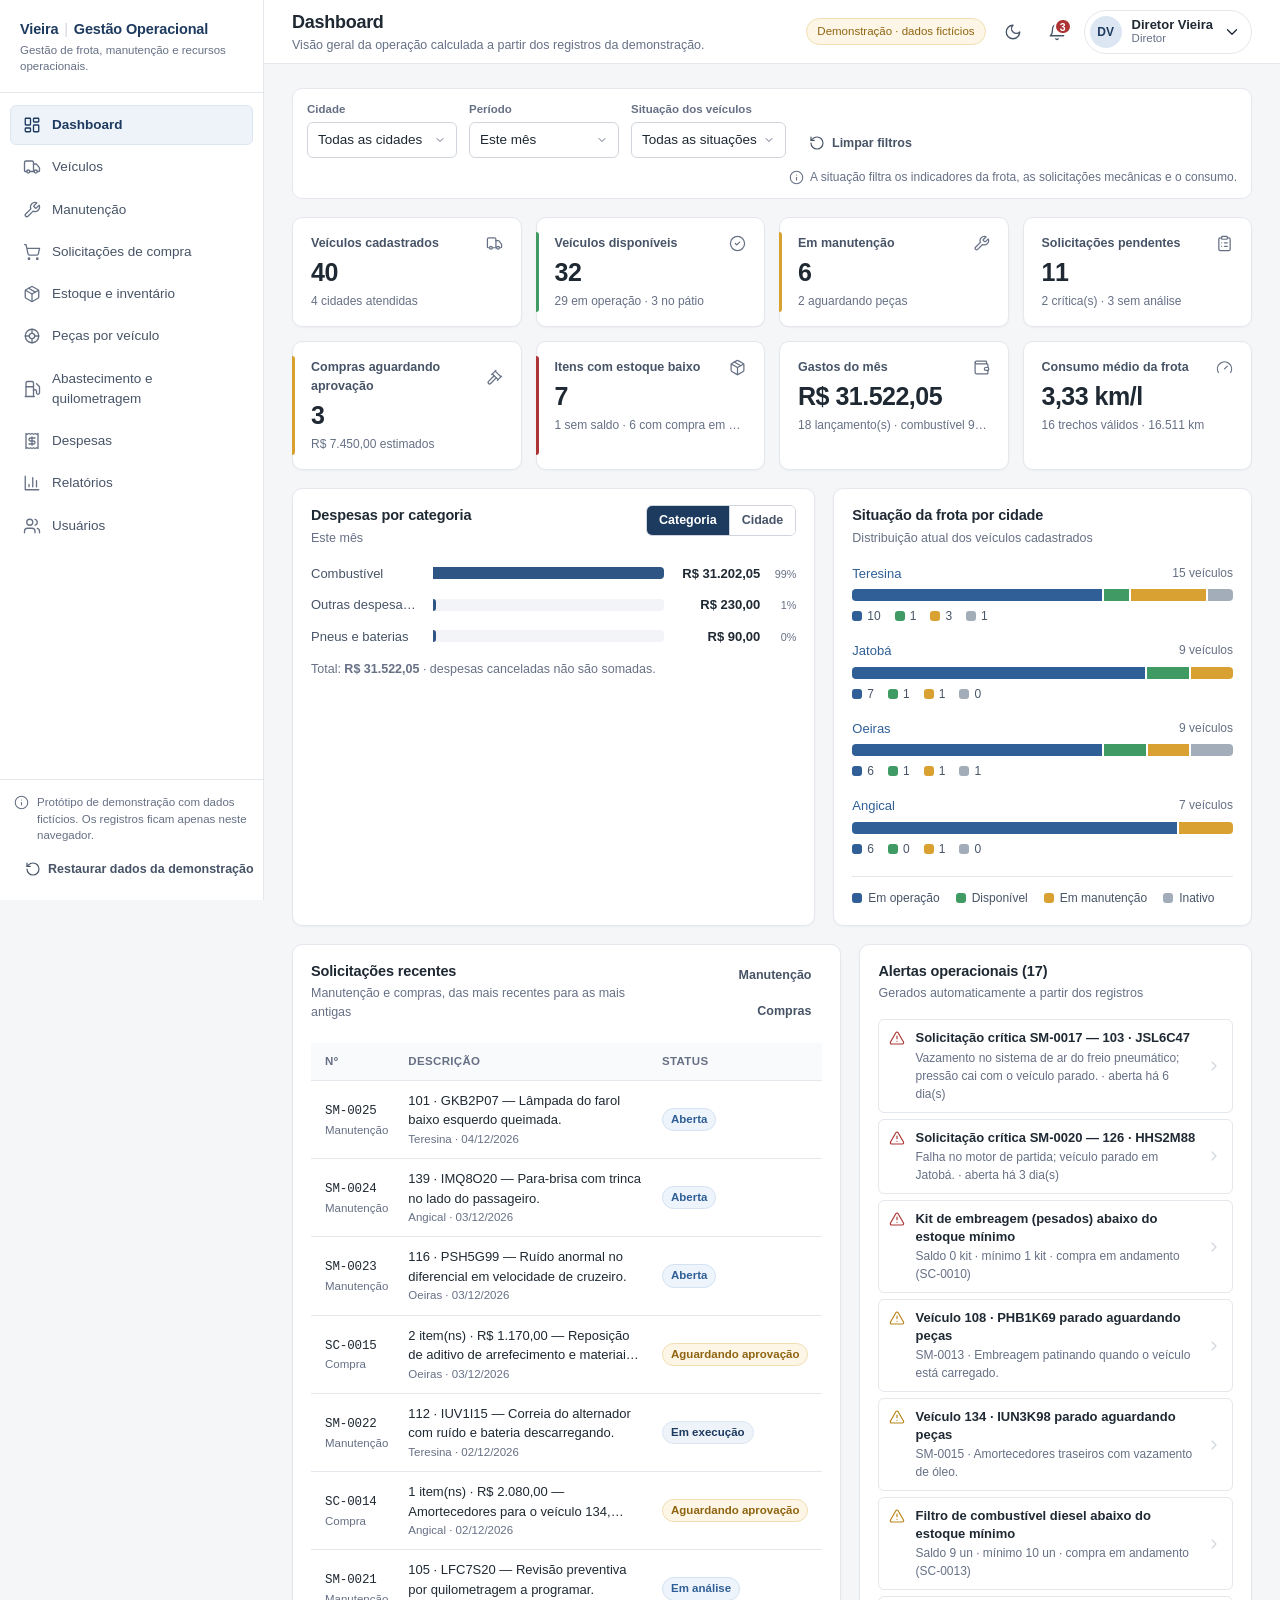
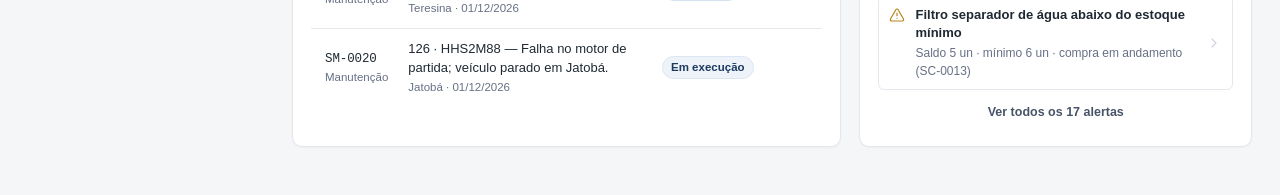
<file: index.html>
<!doctype html>
<html lang="pt-BR">
  <head>
    <meta charset="utf-8" />
    <meta name="viewport" content="width=device-width, initial-scale=1" />
    <title>Vieira | Gestão Operacional</title>
    <meta
      name="description"
      content="Protótipo de demonstração do Sistema de Gestão Operacional de Frota — Vieira Serviços e Transportes. Dados fictícios."
    />
    <meta name="robots" content="noindex, nofollow" />
    <link rel="icon" href="assets/favicon.svg" type="image/svg+xml" />
    <meta name="color-scheme" content="light dark" />
    <meta name="theme-color" content="#ffffff" />
    <script src="js/tema-inicial.js"></script>
    <link rel="stylesheet" href="css/styles.css" />
  </head>
  <body>
    <div id="app">
      <div class="boot" id="boot">
        <h1>Vieira | Gestão Operacional</h1>
        <p>Carregando a demonstração…</p>
        <noscript
          ><p>
            Esta demonstração precisa do JavaScript habilitado no navegador.
          </p></noscript
        >
      </div>
    </div>
    <div id="modal-root"></div>
    <div id="toast-root" aria-live="polite"></div>

    <script src="js/boot.js"></script>
    <script type="module" src="js/app.js"></script>
  </body>
</html>
</file>
<file: css/styles.css>
/* =============================================================================
   Vieira | Gestão Operacional — protótipo de demonstração
   Identidade clean: fundo claro, azul-marinho como cor principal, bordas finas.
   ========================================================================== */

:root {
  --bg: #f5f6f8;
  --surface: #ffffff;
  --surface-2: #f9fafb;
  --surface-3: #f2f4f7;
  --border: #e4e7ec;
  --border-strong: #d0d5dd;

  --text: #1f2933;
  --text-2: #475467;
  --muted: #667085;

  --primary: #1d3a5f;
  --primary-hover: #162e4d;
  --primary-50: #eef3f9;
  --primary-100: #dce6f2;
  --primary-200: #b9cbe2;

  --success: #2e7a55;
  --success-bg: #ecf6f0;
  --success-border: #cbe5d6;
  --warning: #8f6410;
  --warning-bg: #fdf6e6;
  --warning-border: #f0deb1;
  --danger: #ad3434;
  --danger-bg: #fcefef;
  --danger-border: #f1d0d0;
  --info: #2f5f96;
  --info-bg: #eef4fb;
  --info-border: #d4e2f2;
  --neutral: #5d6877;
  --neutral-bg: #f1f3f5;
  --neutral-border: #e1e5ea;

  /* Gráficos: uma cor por série; situações usam cores de status. */
  --chart-1: #2f5584;
  --chart-grid: #eceff3;
  --seg-info: #2f5f96;
  --seg-success: #3f9b63;
  --seg-warning: #d9a032;
  --seg-neutral: #a3acb9;

  /* Fundos sólidos com texto branco (botões, chips e marcadores ativos). */
  --primary-strong: #1d3a5f;
  --primary-strong-hover: #162e4d;
  --on-primary: #ffffff;
  --danger-strong: #ad3434;
  --danger-strong-hover: #952b2b;
  --success-strong: #2e7a55;
  --success-strong-hover: #256646;

  /* Detalhes de superfície que mudam entre os temas. */
  --row-highlight: #fffcf3;
  --notice-info-text: #24496f;
  --notice-warning-text: #6e4c0b;
  --notice-danger-text: #8a2a2a;
  --warning-icon: #b88317;
  --backdrop: rgba(16, 24, 40, 0.42);
  --overlay: rgba(16, 24, 40, 0.35);
  --select-arrow: url("data:image/svg+xml,%3Csvg xmlns='http://www.w3.org/2000/svg' width='12' height='12' viewBox='0 0 24 24' fill='none' stroke='%23667085' stroke-width='2' stroke-linecap='round' stroke-linejoin='round'%3E%3Cpath d='m6 9 6 6 6-6'/%3E%3C/svg%3E");

  --radius: 10px;
  --radius-sm: 6px;
  --shadow-sm: 0 1px 2px rgba(16, 24, 40, 0.04);
  --shadow-md: 0 12px 32px rgba(16, 24, 40, 0.12);
  --focus: 0 0 0 3px rgba(47, 95, 150, 0.25);

  color-scheme: light;

  --font: "Inter", "Segoe UI", Roboto, "Helvetica Neue", Arial, sans-serif;
  --mono: "JetBrains Mono", "Cascadia Mono", Consolas, "Courier New", monospace;
  --sidebar-w: 264px;
  --topbar-h: 64px;
}

*,
*::before,
*::after {
  box-sizing: border-box;
}

html {
  -webkit-text-size-adjust: 100%;
}

body {
  margin: 0;
  background: var(--bg);
  color: var(--text);
  font-family: var(--font);
  font-size: 14px;
  line-height: 1.5;
  -webkit-font-smoothing: antialiased;
}

body.modal-aberto {
  overflow: hidden;
}

h1,
h2,
h3,
h4,
p {
  margin: 0;
}

a {
  color: inherit;
}

button,
input,
select,
textarea {
  font: inherit;
  color: inherit;
}

:focus-visible {
  outline: none;
  box-shadow: var(--focus);
}

.icon {
  width: 18px;
  height: 18px;
  flex-shrink: 0;
}

.sr-only {
  position: absolute;
  width: 1px;
  height: 1px;
  padding: 0;
  margin: -1px;
  overflow: hidden;
  clip: rect(0, 0, 0, 0);
  border: 0;
}

.muted {
  color: var(--muted);
}
.small {
  font-size: 12px;
}
.mono {
  font-family: var(--mono);
  font-size: 12.5px;
  letter-spacing: -0.01em;
}
.center {
  text-align: center;
}
.nowrap {
  white-space: nowrap;
}
.pos {
  color: var(--success);
}
.neg {
  color: var(--danger);
}
.is-hidden {
  display: none !important;
}

/* ---------- Estrutura ---------- */

.sidebar {
  position: fixed;
  inset: 0 auto 0 0;
  width: var(--sidebar-w);
  display: flex;
  flex-direction: column;
  background: var(--surface);
  border-right: 1px solid var(--border);
  z-index: 40;
}

.brand {
  display: flex;
  gap: 12px;
  align-items: flex-start;
  padding: 20px 20px 18px;
  border-bottom: 1px solid var(--border);
}

.brand-mark {
  width: 36px;
  height: 36px;
  border-radius: 8px;
  background: var(--primary-strong);
  color: var(--on-primary);
  display: grid;
  place-items: center;
  font-weight: 700;
  font-size: 17px;
  letter-spacing: -0.02em;
  flex-shrink: 0;
}

.brand-name {
  font-weight: 700;
  font-size: 15px;
  color: var(--primary);
  letter-spacing: -0.01em;
  line-height: 1.3;
}

.brand-name span {
  color: var(--border-strong);
  font-weight: 400;
  margin: 0 2px;
}

.brand-sub {
  margin-top: 3px;
  font-size: 11.5px;
  color: var(--muted);
  line-height: 1.4;
}

.nav {
  flex: 1;
  overflow-y: auto;
  padding: 12px 10px;
  display: flex;
  flex-direction: column;
  gap: 2px;
}

.nav-item {
  display: flex;
  align-items: center;
  gap: 11px;
  padding: 9px 12px;
  border-radius: var(--radius-sm);
  text-decoration: none;
  color: var(--text-2);
  font-weight: 500;
  font-size: 13.5px;
  border: 1px solid transparent;
}

.nav-item:hover {
  background: var(--surface-3);
  color: var(--text);
}

.nav-item.is-active {
  background: var(--primary-50);
  border-color: var(--primary-100);
  color: var(--primary);
  font-weight: 600;
}

.nav-item.is-active .icon {
  color: var(--primary);
}

.nav-item .icon {
  color: var(--muted);
}

.nav-item.is-restricted {
  color: var(--muted);
}

.nav-lock {
  margin-left: auto;
  width: 14px;
  height: 14px;
  opacity: 0.7;
}

.sidebar-footer {
  padding: 14px 14px 16px;
  border-top: 1px solid var(--border);
  display: grid;
  gap: 10px;
}

.demo-note {
  display: flex;
  gap: 8px;
  font-size: 11.5px;
  color: var(--muted);
  line-height: 1.45;
}

.demo-note .icon {
  width: 15px;
  height: 15px;
  margin-top: 1px;
}

.sidebar-overlay {
  display: none;
}

.main {
  margin-left: var(--sidebar-w);
  min-height: 100vh;
  display: flex;
  flex-direction: column;
}

.topbar {
  position: sticky;
  top: 0;
  z-index: 30;
  height: var(--topbar-h);
  display: flex;
  align-items: center;
  gap: 16px;
  padding: 0 28px;
  background: var(--surface);
  border-bottom: 1px solid var(--border);
}

.topbar-title {
  min-width: 0;
  flex: 1;
}

.topbar-title h1 {
  font-size: 18px;
  font-weight: 650;
  letter-spacing: -0.015em;
  white-space: nowrap;
  overflow: hidden;
  text-overflow: ellipsis;
}

.topbar-title p {
  font-size: 12.5px;
  color: var(--muted);
  white-space: nowrap;
  overflow: hidden;
  text-overflow: ellipsis;
}

.topbar-actions {
  display: flex;
  align-items: center;
  gap: 10px;
}

.demo-pill {
  font-size: 11.5px;
  font-weight: 500;
  color: var(--warning);
  background: var(--warning-bg);
  border: 1px solid var(--warning-border);
  padding: 4px 10px;
  border-radius: 999px;
  white-space: nowrap;
}

.topbar .menu-btn {
  display: none;
}

.content {
  flex: 1;
  width: 100%;
  max-width: 1480px;
  padding: 24px 28px 48px;
  display: flex;
  flex-direction: column;
  gap: 18px;
  outline: none;
}

/* ---------- Dropdowns (notificações e perfil) ---------- */

.dropdown {
  position: relative;
}

.dropdown-menu {
  position: absolute;
  top: calc(100% + 8px);
  min-width: 300px;
  background: var(--surface);
  border: 1px solid var(--border);
  border-radius: var(--radius);
  box-shadow: var(--shadow-md);
  z-index: 50;
  overflow: hidden;
}

.dropdown-right {
  right: 0;
}

.dropdown-header {
  display: flex;
  justify-content: space-between;
  align-items: baseline;
  gap: 10px;
  padding: 12px 14px;
  border-bottom: 1px solid var(--border);
  font-size: 13px;
}

.dropdown-header span {
  font-size: 11.5px;
  color: var(--muted);
}

.dropdown-empty {
  padding: 18px 14px;
  color: var(--muted);
  font-size: 13px;
}

.dropdown-foot {
  padding: 10px 14px;
  font-size: 11.5px;
  color: var(--muted);
  background: var(--surface-2);
  border-top: 1px solid var(--border);
  line-height: 1.45;
}

.notif-menu {
  width: 380px;
}

.notif-list,
.profile-list {
  list-style: none;
  margin: 0;
  padding: 6px;
  max-height: 360px;
  overflow-y: auto;
}

.notif-item {
  display: flex;
  gap: 10px;
  padding: 9px 10px;
  border-radius: var(--radius-sm);
  text-decoration: none;
  font-size: 13px;
}

.notif-item:hover {
  background: var(--surface-3);
}

.notif-item strong {
  display: block;
  font-weight: 550;
}

.notif-item small {
  display: block;
  color: var(--muted);
  font-size: 12px;
}

.notif-dot {
  width: 8px;
  height: 8px;
  border-radius: 50%;
  margin-top: 6px;
  flex-shrink: 0;
}

.dot-info {
  background: var(--info);
}
.dot-warning {
  background: var(--seg-warning);
}
.dot-danger {
  background: var(--danger);
}
.dot-success {
  background: var(--success);
}

.bell-btn {
  position: relative;
}

.bell-count {
  position: absolute;
  top: 2px;
  right: 1px;
  min-width: 17px;
  height: 17px;
  padding: 0 4px;
  border-radius: 999px;
  background: var(--danger-strong);
  color: var(--on-primary);
  font-size: 10.5px;
  font-weight: 600;
  display: grid;
  place-items: center;
  border: 2px solid var(--surface);
}

.profile-btn {
  display: flex;
  align-items: center;
  gap: 10px;
  padding: 5px 10px 5px 5px;
  border: 1px solid var(--border);
  border-radius: 999px;
  background: var(--surface);
  cursor: pointer;
  text-align: left;
}

.profile-btn:hover {
  border-color: var(--border-strong);
}

.profile-text strong {
  display: block;
  font-size: 13px;
  font-weight: 600;
  line-height: 1.2;
}

.profile-text small {
  display: block;
  font-size: 11.5px;
  color: var(--muted);
  line-height: 1.2;
}

.profile-menu {
  width: 320px;
}

.profile-option {
  width: 100%;
  display: flex;
  align-items: center;
  gap: 10px;
  padding: 8px 10px;
  border: 0;
  border-radius: var(--radius-sm);
  background: transparent;
  cursor: pointer;
  text-align: left;
}

.profile-option:hover:not(:disabled) {
  background: var(--surface-3);
}

.profile-option.is-active {
  background: var(--primary-50);
}

.profile-option:disabled {
  opacity: 0.5;
  cursor: not-allowed;
}

.profile-option strong {
  display: block;
  font-size: 13px;
  font-weight: 550;
}

.profile-option small {
  display: block;
  font-size: 11.5px;
  color: var(--muted);
}

.profile-option .icon {
  margin-left: auto;
  color: var(--primary);
}

.avatar {
  width: 32px;
  height: 32px;
  border-radius: 50%;
  background: var(--primary-100);
  color: var(--primary);
  display: grid;
  place-items: center;
  font-size: 12px;
  font-weight: 650;
  flex-shrink: 0;
}

.avatar-sm {
  width: 28px;
  height: 28px;
  font-size: 11px;
}

.avatar.is-off {
  background: var(--neutral-bg);
  color: var(--muted);
}

/* ---------- Botões ---------- */

.btn {
  display: inline-flex;
  align-items: center;
  justify-content: center;
  gap: 7px;
  height: 36px;
  padding: 0 14px;
  border-radius: var(--radius-sm);
  border: 1px solid transparent;
  font-size: 13.5px;
  font-weight: 550;
  cursor: pointer;
  text-decoration: none;
  white-space: nowrap;
  transition:
    background-color 0.12s ease,
    border-color 0.12s ease;
}

.btn .icon {
  width: 16px;
  height: 16px;
}

.btn-primary {
  background: var(--primary-strong);
  color: var(--on-primary);
}

.btn-primary:hover:not(:disabled) {
  background: var(--primary-strong-hover);
}

.btn-secondary {
  background: var(--surface);
  border-color: var(--border-strong);
  color: var(--text);
}

.btn-secondary:hover:not(:disabled) {
  background: var(--surface-3);
}

.btn-ghost {
  background: transparent;
  color: var(--text-2);
}

.btn-ghost:hover:not(:disabled) {
  background: var(--surface-3);
  color: var(--text);
}

.btn-danger {
  background: var(--danger-strong);
  color: var(--on-primary);
}

.btn-danger:hover:not(:disabled) {
  background: var(--danger-strong-hover);
}

.btn-success {
  background: var(--success-strong);
  color: var(--on-primary);
}

.btn-success:hover:not(:disabled) {
  background: var(--success-strong-hover);
}

.btn-sm {
  height: 30px;
  padding: 0 10px;
  font-size: 12.5px;
}

.btn-block {
  width: 100%;
}

.btn:disabled {
  cursor: not-allowed;
  opacity: 0.55;
}

.btn.is-locked {
  opacity: 1;
  background: var(--surface-2);
  border: 1px dashed var(--border-strong);
  color: var(--muted);
}

.icon-btn {
  width: 34px;
  height: 34px;
  display: inline-grid;
  place-items: center;
  border: 1px solid transparent;
  border-radius: var(--radius-sm);
  background: transparent;
  color: var(--text-2);
  cursor: pointer;
  text-decoration: none;
}

.icon-btn:hover:not(:disabled) {
  background: var(--surface-3);
  color: var(--text);
}

.icon-btn:disabled {
  opacity: 0.4;
  cursor: not-allowed;
}

.link {
  color: var(--info);
  text-decoration: none;
  font-weight: 500;
}

.link:hover {
  text-decoration: underline;
}

.link-btn {
  border: 0;
  background: none;
  padding: 0;
  color: var(--info);
  font-weight: 500;
  cursor: pointer;
}

.link-btn:hover {
  text-decoration: underline;
}

/* ---------- Badges e chips ---------- */

.badge {
  display: inline-flex;
  align-items: center;
  gap: 4px;
  padding: 2px 8px;
  border-radius: 999px;
  font-size: 11.5px;
  font-weight: 550;
  line-height: 1.5;
  white-space: nowrap;
  border: 1px solid transparent;
}

.badge-success {
  background: var(--success-bg);
  color: var(--success);
  border-color: var(--success-border);
}
.badge-warning {
  background: var(--warning-bg);
  color: var(--warning);
  border-color: var(--warning-border);
}
.badge-danger {
  background: var(--danger-bg);
  color: var(--danger);
  border-color: var(--danger-border);
}
.badge-info {
  background: var(--info-bg);
  color: var(--info);
  border-color: var(--info-border);
}
.badge-primary {
  background: var(--primary-50);
  color: var(--primary);
  border-color: var(--primary-100);
}
.badge-neutral {
  background: var(--neutral-bg);
  color: var(--neutral);
  border-color: var(--neutral-border);
}

.badge-row {
  display: flex;
  flex-wrap: wrap;
  align-items: center;
  gap: 8px;
}

.chips {
  display: flex;
  flex-wrap: wrap;
  gap: 8px;
}

.chip {
  display: inline-flex;
  align-items: center;
  gap: 8px;
  height: 32px;
  padding: 0 12px;
  border: 1px solid var(--border);
  border-radius: 999px;
  background: var(--surface);
  font-size: 12.5px;
  font-weight: 500;
  color: var(--text-2);
  cursor: pointer;
}

.chip strong {
  font-weight: 650;
  color: var(--text);
}

.chip:hover {
  border-color: var(--border-strong);
}

.chip.is-active {
  background: var(--primary-strong);
  border-color: var(--primary-strong);
  color: var(--on-primary);
}

.chip.is-active strong {
  color: var(--on-primary);
}

/* ---------- Cartões, seções e grades ---------- */

.card {
  background: var(--surface);
  border: 1px solid var(--border);
  border-radius: var(--radius);
  box-shadow: var(--shadow-sm);
  min-width: 0;
}

.card-header {
  display: flex;
  justify-content: space-between;
  align-items: flex-start;
  gap: 12px;
  padding: 16px 18px 12px;
}

.card-header h3 {
  font-size: 14.5px;
  font-weight: 650;
  letter-spacing: -0.01em;
}

.card-header p {
  font-size: 12.5px;
  color: var(--muted);
  margin-top: 2px;
}

.card-actions {
  display: flex;
  gap: 6px;
  flex-wrap: wrap;
  justify-content: flex-end;
}

.card-body {
  padding: 4px 18px 18px;
}

.card-flush {
  overflow: hidden;
}

.grid-2 {
  display: grid;
  grid-template-columns: repeat(2, minmax(0, 1fr));
  gap: 18px;
}

.grid-dash {
  grid-template-columns: minmax(0, 1.25fr) minmax(0, 1fr);
}

.grid-dash-bottom {
  grid-template-columns: minmax(0, 1.4fr) minmax(0, 1fr);
}

.grid-gap-lg {
  gap: 28px;
  margin-top: 6px;
}

.subhead {
  font-size: 12px;
  font-weight: 650;
  text-transform: uppercase;
  letter-spacing: 0.04em;
  color: var(--muted);
  margin: 18px 0 10px;
}

.page-toolbar {
  display: flex;
  justify-content: space-between;
  align-items: center;
  gap: 12px;
  flex-wrap: wrap;
}

.page-toolbar > .muted {
  display: flex;
  align-items: center;
  gap: 6px;
}

.page-toolbar > .muted .icon {
  width: 15px;
  height: 15px;
}

.page-actions {
  display: flex;
  gap: 8px;
  flex-wrap: wrap;
  margin-left: auto;
}

.summary-row {
  display: flex;
  flex-wrap: wrap;
  gap: 8px 22px;
  padding: 10px 0 14px;
  font-size: 13px;
  color: var(--text-2);
}

.back-link {
  display: inline-flex;
  align-items: center;
  gap: 6px;
  color: var(--muted);
  text-decoration: none;
  font-size: 13px;
  font-weight: 500;
  width: fit-content;
}

.back-link:hover {
  color: var(--text);
}

/* ---------- Indicadores ---------- */

.kpi-grid {
  display: grid;
  grid-template-columns: repeat(4, minmax(0, 1fr));
  gap: 14px;
}

.kpi {
  display: flex;
  flex-direction: column;
  gap: 4px;
  padding: 16px 18px;
  background: var(--surface);
  border: 1px solid var(--border);
  border-radius: var(--radius);
  box-shadow: var(--shadow-sm);
  text-decoration: none;
  min-width: 0;
  position: relative;
}

a.kpi:hover {
  border-color: var(--primary-200);
}

.kpi::before {
  content: "";
  position: absolute;
  left: -1px;
  top: 14px;
  bottom: 14px;
  width: 3px;
  border-radius: 0 3px 3px 0;
  background: transparent;
}

.kpi-success::before {
  background: var(--seg-success);
}
.kpi-warning::before {
  background: var(--seg-warning);
}
.kpi-danger::before {
  background: var(--danger);
}

.kpi-head {
  display: flex;
  justify-content: space-between;
  align-items: center;
  gap: 8px;
}

.kpi-label {
  font-size: 12.5px;
  font-weight: 550;
  color: var(--text-2);
}

.kpi-icon {
  color: var(--muted);
  display: grid;
}

.kpi-icon .icon {
  width: 17px;
  height: 17px;
}

.kpi-value {
  font-size: 25px;
  font-weight: 650;
  letter-spacing: -0.02em;
  color: var(--text);
  line-height: 1.25;
  white-space: nowrap;
  overflow: hidden;
  text-overflow: ellipsis;
}

.kpi-detail {
  font-size: 12px;
  color: var(--muted);
  white-space: nowrap;
  overflow: hidden;
  text-overflow: ellipsis;
}

.kpi.is-locked {
  background: var(--surface-2);
}

.kpi-restricted {
  font-size: 15px;
  font-weight: 600;
  color: var(--muted);
}

/* ---------- Filtros e formulários ---------- */

.filters {
  display: flex;
  flex-wrap: wrap;
  align-items: flex-end;
  gap: 10px 12px;
  padding: 12px 14px;
  background: var(--surface);
  border: 1px solid var(--border);
  border-radius: var(--radius);
}

.filters-inline {
  padding: 0;
  border: 0;
  background: none;
  flex: 1;
}

.filter {
  display: flex;
  flex-direction: column;
  gap: 4px;
  min-width: 150px;
}

.filter-grow {
  flex: 1 1 240px;
}

.filter-inline {
  min-width: 260px;
}

.filter label {
  font-size: 11.5px;
  font-weight: 550;
  color: var(--muted);
}

.filters-hint {
  display: flex;
  align-items: center;
  gap: 6px;
  font-size: 12px;
  color: var(--muted);
  margin-left: auto;
  align-self: center;
}

.filters-hint .icon {
  width: 15px;
  height: 15px;
}

input[type="text"],
input[type="search"],
input[type="number"],
input[type="date"],
input:not([type]),
select,
textarea {
  width: 100%;
  height: 36px;
  padding: 0 10px;
  border: 1px solid var(--border-strong);
  border-radius: var(--radius-sm);
  background: var(--surface);
  font-size: 13.5px;
  min-width: 0;
}

select {
  padding-right: 28px;
  appearance: none;
  background-image: var(--select-arrow);
  background-repeat: no-repeat;
  background-position: right 10px center;
}

textarea {
  height: auto;
  padding: 8px 10px;
  resize: vertical;
  line-height: 1.45;
}

input:focus,
select:focus,
textarea:focus {
  outline: none;
  border-color: var(--info);
  box-shadow: var(--focus);
}

input[readonly] {
  background: var(--surface-3);
  color: var(--text-2);
}

.input-icon {
  position: relative;
}

.input-icon .icon {
  position: absolute;
  left: 10px;
  top: 50%;
  transform: translateY(-50%);
  width: 16px;
  height: 16px;
  color: var(--muted);
  pointer-events: none;
}

.input-icon input {
  padding-left: 34px;
}

.form {
  display: grid;
  gap: 14px;
}

.grid-form {
  display: grid;
  grid-template-columns: repeat(2, minmax(0, 1fr));
  gap: 14px 16px;
}

.field {
  display: flex;
  flex-direction: column;
  gap: 5px;
  min-width: 0;
  border: 0;
  margin: 0;
  padding: 0;
}

.field label,
.field legend {
  font-size: 12.5px;
  font-weight: 550;
  color: var(--text-2);
  padding: 0;
}

.field legend {
  margin-bottom: 6px;
}

.field-wide,
.field-full,
.span-all {
  grid-column: 1 / -1;
}

.req {
  color: var(--danger);
}

.field-help {
  font-size: 11.5px;
  color: var(--muted);
}

.field-error {
  font-size: 11.5px;
  color: var(--danger);
  min-height: 0;
}

.field-error:empty {
  display: none;
}

.field.has-error input,
.field.has-error select,
.field.has-error textarea {
  border-color: var(--danger);
}

.check {
  display: flex;
  align-items: center;
  gap: 8px;
  font-size: 13px;
  color: var(--text-2);
  cursor: pointer;
}

.check input {
  width: 16px;
  height: 16px;
  accent-color: var(--primary);
  margin: 0;
}

.check-grid {
  display: grid;
  grid-template-columns: repeat(auto-fill, minmax(170px, 1fr));
  gap: 6px 12px;
  padding: 10px 12px;
  border: 1px solid var(--border);
  border-radius: var(--radius-sm);
  background: var(--surface-2);
  max-height: 180px;
  overflow-y: auto;
}

.form-actions {
  display: flex;
  justify-content: flex-end;
  gap: 8px;
  flex-wrap: wrap;
}

.form-panel {
  padding: 14px 16px;
  border: 1px solid var(--border);
  border-radius: var(--radius);
  background: var(--surface-2);
  margin-top: 14px;
}

.form-panel-title {
  display: flex;
  align-items: center;
  gap: 8px;
  font-weight: 600;
  font-size: 13.5px;
}

.inline-form {
  margin-top: 10px;
  justify-items: start;
}

.inline-form .field {
  width: 100%;
}

.items-box {
  border: 1px solid var(--border);
  border-radius: var(--radius);
  padding: 12px 14px 10px;
  margin: 0;
  display: grid;
  gap: 10px;
}

.items-box legend {
  font-size: 12.5px;
  font-weight: 600;
  padding: 0 6px;
  color: var(--text-2);
}

.item-line {
  display: grid;
  grid-template-columns:
    minmax(0, 2.4fr) minmax(90px, 0.7fr) minmax(110px, 0.8fr)
    minmax(100px, 0.7fr) 34px;
  gap: 10px;
  align-items: end;
  padding-bottom: 10px;
  border-bottom: 1px dashed var(--border);
}

.item-line .field-wide {
  grid-column: auto;
}

.item-subtotal {
  display: flex;
  flex-direction: column;
  gap: 5px;
  font-size: 12.5px;
}

.item-subtotal span {
  font-weight: 550;
  color: var(--text-2);
}

.item-subtotal strong {
  height: 36px;
  display: flex;
  align-items: center;
  font-weight: 600;
}

.items-foot {
  display: flex;
  justify-content: space-between;
  align-items: center;
  gap: 10px;
  font-size: 13px;
}

.calc-preview,
.diff-preview {
  font-size: 12.5px;
  color: var(--text-2);
  min-height: 18px;
}

.calc-preview.is-error {
  color: var(--danger);
}

/* ---------- Abas e segmentos ---------- */

.tabs {
  display: flex;
  gap: 2px;
  border-bottom: 1px solid var(--border);
  overflow-x: auto;
  scrollbar-width: thin;
  overflow-y: hidden;
}

.card > .tabs {
  padding: 0 14px;
}

.tab {
  display: inline-flex;
  align-items: center;
  gap: 7px;
  padding: 10px 12px;
  border: 0;
  border-bottom: 2px solid transparent;
  background: none;
  color: var(--muted);
  font-weight: 550;
  font-size: 13.5px;
  cursor: pointer;
  white-space: nowrap;
  margin-bottom: -1px;
}

.tab:hover {
  color: var(--text);
}

.tab.is-active {
  color: var(--primary);
  border-bottom-color: var(--primary);
}

.tab-count {
  font-size: 11px;
  font-weight: 600;
  background: var(--surface-3);
  color: var(--text-2);
  padding: 1px 7px;
  border-radius: 999px;
}

.tab.is-active .tab-count {
  background: var(--primary-50);
  color: var(--primary);
}

.segmented {
  display: inline-flex;
  border: 1px solid var(--border-strong);
  border-radius: var(--radius-sm);
  overflow: hidden;
}

.segmented button {
  border: 0;
  background: var(--surface);
  padding: 5px 12px;
  font-size: 12.5px;
  font-weight: 550;
  color: var(--text-2);
  cursor: pointer;
}

.segmented button + button {
  border-left: 1px solid var(--border-strong);
}

.segmented button.is-active {
  background: var(--primary-strong);
  color: var(--on-primary);
}

/* ---------- Tabelas ---------- */

.table-wrap {
  width: 100%;
  overflow-x: auto;
}

.table {
  width: 100%;
  border-collapse: collapse;
  font-size: 13px;
}

.table th {
  text-align: left;
  font-size: 11.5px;
  font-weight: 600;
  color: var(--muted);
  text-transform: uppercase;
  letter-spacing: 0.03em;
  padding: 10px 14px;
  background: var(--surface-2);
  border-bottom: 1px solid var(--border);
  white-space: nowrap;
}

.table td {
  padding: 10px 14px;
  border-bottom: 1px solid var(--border);
  vertical-align: middle;
}

.table tbody tr:last-child td {
  border-bottom: 0;
}

.table tfoot td {
  border-top: 1px solid var(--border-strong);
  background: var(--surface-2);
}

.table .num {
  text-align: right;
  font-variant-numeric: tabular-nums;
}

.table th.num {
  text-align: right;
}

.table .actions {
  text-align: right;
  white-space: nowrap;
  width: 1%;
}

.table .actions .icon-btn,
.table .actions .btn {
  vertical-align: middle;
}

.table tr.is-clickable {
  cursor: pointer;
}

.table tr.is-clickable:hover td {
  background: var(--surface-2);
}

.table tr.row-highlight td {
  background: var(--row-highlight);
}

.table tr.row-warning td:first-child {
  box-shadow: inset 3px 0 0 var(--seg-warning);
}

.table tr.row-muted td {
  color: var(--muted);
}

.cell-sub {
  display: block;
  font-size: 11.5px;
  color: var(--muted);
  margin-top: 1px;
}

.truncate {
  display: block;
  max-width: 300px;
  white-space: nowrap;
  overflow: hidden;
  text-overflow: ellipsis;
}

.empty-row td {
  padding: 0;
}

.empty-state {
  display: flex;
  flex-direction: column;
  align-items: center;
  gap: 8px;
  padding: 28px 16px;
  color: var(--muted);
  text-align: center;
  font-size: 13px;
}

.empty-state .icon {
  width: 26px;
  height: 26px;
  color: var(--border-strong);
}

.pagination {
  display: flex;
  justify-content: space-between;
  align-items: center;
  gap: 10px;
  padding: 10px 14px;
  border-top: 1px solid var(--border);
  font-size: 12.5px;
  color: var(--muted);
  flex-wrap: wrap;
}

.pagination-pages {
  display: flex;
  align-items: center;
  gap: 2px;
}

.page-btn {
  min-width: 32px;
  height: 32px;
  border: 1px solid transparent;
  border-radius: var(--radius-sm);
  background: none;
  font-size: 12.5px;
  cursor: pointer;
  color: var(--text-2);
}

.page-btn:hover {
  background: var(--surface-3);
}

.page-btn.is-active {
  border-color: var(--primary-100);
  background: var(--primary-50);
  color: var(--primary);
  font-weight: 650;
}

.pagination-gap {
  padding: 0 4px;
}

.matrix td,
.matrix th {
  padding: 8px 12px;
}

.matrix .group-row th {
  background: var(--surface-3);
  color: var(--text-2);
  text-transform: none;
  letter-spacing: 0;
  font-size: 12px;
}

.matrix .col-current {
  background: var(--primary-50);
}

.matrix th.col-current {
  color: var(--primary);
}

.perm-yes {
  color: var(--success);
  display: inline-grid;
}

.perm-yes .icon {
  width: 16px;
  height: 16px;
}

.perm-no {
  color: var(--muted);
}

.matrix .col-current .perm-no {
  color: var(--text-2);
}

/* ---------- Avisos ---------- */

.notice {
  display: flex;
  align-items: center;
  gap: 10px;
  padding: 10px 14px;
  border-radius: var(--radius-sm);
  border: 1px solid;
  font-size: 13px;
  line-height: 1.45;
}

.notice > span {
  flex: 1;
}

.notice .icon {
  width: 17px;
  height: 17px;
  align-self: flex-start;
  margin-top: 1px;
}

.notice-lg {
  padding: 14px 16px;
}

.notice-info {
  background: var(--info-bg);
  border-color: var(--info-border);
  color: var(--notice-info-text);
}
.notice-warning {
  background: var(--warning-bg);
  border-color: var(--warning-border);
  color: var(--notice-warning-text);
}
.notice-danger {
  background: var(--danger-bg);
  border-color: var(--danger-border);
  color: var(--notice-danger-text);
}
.notice-muted {
  background: var(--surface-2);
  border-color: var(--border);
  color: var(--text-2);
}

.restricted {
  max-width: 560px;
  margin: 40px auto;
  text-align: center;
  display: grid;
  gap: 10px;
  justify-items: center;
  padding: 36px 28px;
  background: var(--surface);
  border: 1px solid var(--border);
  border-radius: var(--radius);
}

.restricted .icon {
  width: 30px;
  height: 30px;
  color: var(--muted);
}

.restricted h2 {
  font-size: 17px;
}

.restricted-inline {
  display: flex;
  align-items: center;
  gap: 10px;
  padding: 22px 16px;
  color: var(--muted);
  background: var(--surface-2);
  border: 1px dashed var(--border-strong);
  border-radius: var(--radius-sm);
  font-size: 13px;
}

/* ---------- Gráficos ---------- */

.hbar-list {
  list-style: none;
  margin: 0;
  padding: 0;
  display: grid;
  gap: 12px;
}

.hbar {
  display: grid;
  grid-template-columns: minmax(110px, 0.9fr) minmax(0, 2fr) auto;
  align-items: center;
  gap: 12px;
  font-size: 13px;
}

.hbar-label {
  color: var(--text-2);
  text-decoration: none;
  white-space: nowrap;
  overflow: hidden;
  text-overflow: ellipsis;
}

a.hbar-label:hover {
  color: var(--info);
  text-decoration: underline;
}

.hbar-track {
  height: 12px;
  background: var(--surface-3);
  border-radius: 0 4px 4px 0;
}

.hbar-fill {
  display: block;
  height: 100%;
  background: var(--chart-1);
  border-radius: 0 4px 4px 0;
}

.hbar-value {
  font-variant-numeric: tabular-nums;
  font-weight: 600;
  white-space: nowrap;
  min-width: 120px;
  text-align: right;
}

.hbar-value small {
  font-weight: 500;
  color: var(--muted);
  margin-left: 6px;
  display: inline-block;
  min-width: 30px;
}

.chart-foot {
  margin-top: 14px;
  font-size: 12.5px;
  color: var(--muted);
}

.chart-svg {
  display: block;
  overflow: visible;
}

.chart-grid {
  stroke: var(--chart-grid);
  stroke-width: 1;
}

.chart-baseline {
  stroke: var(--border-strong);
  stroke-width: 1;
}

.chart-axis {
  fill: var(--muted);
  font-size: 11px;
  font-variant-numeric: tabular-nums;
}

.chart-value {
  fill: var(--text-2);
  font-size: 11px;
  font-weight: 600;
}

.chart-bar {
  fill: var(--chart-1);
}

.chart-hit {
  fill: transparent;
}

.chart-col:hover .chart-bar,
.chart-col:focus .chart-bar {
  fill: var(--primary);
}

.chart-col:focus {
  outline: none;
}

.fleet-list {
  list-style: none;
  margin: 0;
  padding: 0;
  display: grid;
  gap: 16px;
}

.fleet-head {
  display: flex;
  justify-content: space-between;
  font-size: 13px;
  margin-bottom: 6px;
}

.fleet-head span {
  color: var(--muted);
  font-size: 12px;
}

.stack-bar {
  display: flex;
  gap: 2px;
  height: 12px;
}

.stack-seg {
  height: 100%;
  min-width: 4px;
}

.stack-seg:first-child {
  border-radius: 4px 0 0 4px;
}

.stack-seg:last-child {
  border-radius: 0 4px 4px 0;
}

.stack-seg:only-child {
  border-radius: 4px;
}

.seg-info {
  background: var(--seg-info);
}
.seg-success {
  background: var(--seg-success);
}
.seg-warning {
  background: var(--seg-warning);
}
.seg-neutral {
  background: var(--seg-neutral);
}

.fleet-counts {
  display: flex;
  gap: 14px;
  margin-top: 6px;
  font-size: 12px;
  color: var(--text-2);
  font-variant-numeric: tabular-nums;
}

.fleet-counts span {
  display: inline-flex;
  align-items: center;
  gap: 5px;
}

.legend {
  list-style: none;
  margin: 18px 0 0;
  padding: 12px 0 0;
  border-top: 1px solid var(--border);
  display: flex;
  flex-wrap: wrap;
  gap: 8px 16px;
  font-size: 12px;
  color: var(--text-2);
}

.legend li {
  display: inline-flex;
  align-items: center;
  gap: 6px;
}

.legend-swatch {
  width: 10px;
  height: 10px;
  border-radius: 3px;
  display: inline-block;
}

.pct-bar {
  display: inline-block;
  width: 80px;
  height: 8px;
  background: var(--surface-3);
  border-radius: 0 4px 4px 0;
  vertical-align: middle;
  margin-right: 6px;
}

.pct-bar span {
  display: block;
  height: 100%;
  background: var(--chart-1);
  border-radius: 0 4px 4px 0;
}

/* ---------- Alertas do dashboard ---------- */

.alert-list {
  list-style: none;
  margin: 0 0 8px;
  padding: 0;
  display: grid;
  gap: 6px;
}

.alert-item {
  display: flex;
  align-items: flex-start;
  gap: 10px;
  padding: 9px 10px;
  border-radius: var(--radius-sm);
  text-decoration: none;
  border: 1px solid var(--border);
  font-size: 13px;
}

.alert-item:hover {
  background: var(--surface-2);
}

.alert-item strong {
  display: block;
  font-weight: 550;
  line-height: 1.35;
}

.alert-item small {
  display: block;
  color: var(--muted);
  font-size: 12px;
  margin-top: 2px;
}

.alert-item > .icon:first-child {
  margin-top: 1px;
  width: 16px;
  height: 16px;
}

.alert-danger > .icon:first-child {
  color: var(--danger);
}
.alert-warning > .icon:first-child {
  color: var(--warning-icon);
}
.alert-info > .icon:first-child {
  color: var(--info);
}

.alert-go {
  margin-left: auto;
  color: var(--border-strong);
  width: 16px;
  height: 16px;
  align-self: center;
}

/* ---------- Compras ---------- */

.pipeline {
  display: grid;
  grid-template-columns: repeat(5, minmax(0, 1fr));
  gap: 10px;
}

.pipeline-step {
  display: grid;
  gap: 2px;
  text-align: left;
  padding: 12px 14px;
  border: 1px solid var(--border);
  border-radius: var(--radius);
  background: var(--surface);
  cursor: pointer;
  position: relative;
}

.pipeline-step:hover {
  border-color: var(--border-strong);
}

.pipeline-step.is-active {
  border-color: var(--primary);
  box-shadow: inset 0 0 0 1px var(--primary);
}

.pipeline-step::before {
  content: "";
  position: absolute;
  left: 14px;
  right: 14px;
  top: 0;
  height: 3px;
  border-radius: 0 0 3px 3px;
}

.step-warning::before {
  background: var(--seg-warning);
}
.step-info::before {
  background: var(--primary-200);
}
.step-primary::before {
  background: var(--seg-info);
}
.step-success::before {
  background: var(--seg-success);
}
.step-danger::before {
  background: var(--danger);
}

.pipeline-label {
  font-size: 12px;
  color: var(--text-2);
  font-weight: 550;
}

.pipeline-step strong {
  font-size: 22px;
  font-weight: 650;
  line-height: 1.2;
}

.pipeline-step small {
  font-size: 11.5px;
  color: var(--muted);
}

.stepper {
  list-style: none;
  margin: 0 0 16px;
  padding: 14px 6px 4px;
  display: grid;
  grid-template-columns: repeat(6, minmax(0, 1fr));
  counter-reset: passo;
}

.stepper li {
  position: relative;
  display: grid;
  justify-items: center;
  text-align: center;
  gap: 4px;
  align-content: start;
  font-size: 12px;
  color: var(--muted);
}

.stepper li::before {
  content: "";
  position: absolute;
  top: 11px;
  left: calc(-50% + 14px);
  right: calc(50% + 14px);
  height: 2px;
  background: var(--border);
}

.stepper li:first-child::before {
  display: none;
}

.stepper li.is-done::before,
.stepper li.is-current::before {
  background: var(--primary-200);
}

.step-dot {
  width: 24px;
  height: 24px;
  border-radius: 50%;
  border: 2px solid var(--border-strong);
  background: var(--surface);
  display: grid;
  place-items: center;
  z-index: 1;
}

.step-dot .icon {
  width: 13px;
  height: 13px;
}

.stepper li.is-done .step-dot {
  background: var(--primary-strong);
  border-color: var(--primary-strong);
  color: var(--on-primary);
}

.stepper li.is-current .step-dot {
  border-color: var(--seg-warning);
  box-shadow: 0 0 0 4px var(--warning-bg);
}

.stepper li.is-error .step-dot {
  background: var(--danger-strong);
  border-color: var(--danger-strong);
  color: var(--on-primary);
}

.stepper li.is-done .step-label,
.stepper li.is-current .step-label {
  color: var(--text);
  font-weight: 550;
}

.stepper li.is-disabled {
  opacity: 0.45;
}

.stepper small {
  font-size: 11px;
}

.decision-box {
  display: flex;
  align-items: center;
  justify-content: space-between;
  gap: 16px;
  padding: 14px 16px;
  margin-bottom: 14px;
  border: 1px solid var(--warning-border);
  border-radius: var(--radius);
  background: var(--warning-bg);
}

.decision-box p {
  font-size: 12.5px;
  color: var(--text-2);
  margin-top: 2px;
}

.decision-actions {
  display: flex;
  gap: 8px;
  flex-shrink: 0;
}

.action-row {
  display: flex;
  align-items: center;
  gap: 12px;
  margin-bottom: 12px;
  flex-wrap: wrap;
}

.action-row + .notice,
.notice + .action-row,
.decision-box + .notice {
  margin-top: 0;
}

.modal-body > .notice {
  margin-bottom: 12px;
}

.link-list {
  margin: 0;
  padding-left: 18px;
  display: grid;
  gap: 4px;
  font-size: 13px;
}

/* ---------- Detalhes, histórico e comentários ---------- */

.details-grid {
  display: grid;
  grid-template-columns: repeat(3, minmax(0, 1fr));
  gap: 12px 18px;
  margin: 14px 0 0;
  padding: 14px 16px;
  border: 1px solid var(--border);
  border-radius: var(--radius);
  background: var(--surface-2);
}

.details-grid.cols-2 {
  grid-template-columns: repeat(2, minmax(0, 1fr));
}

.details-grid dt {
  font-size: 11.5px;
  font-weight: 550;
  color: var(--muted);
}

.details-grid dd {
  margin: 2px 0 0;
  font-size: 13.5px;
  overflow-wrap: anywhere;
}

.details-grid .span-all {
  grid-column: 1 / -1;
}

.timeline {
  list-style: none;
  margin: 0;
  padding: 0;
  display: grid;
  gap: 0;
}

.timeline li {
  display: flex;
  gap: 12px;
  position: relative;
  padding-bottom: 14px;
}

.timeline li::before {
  content: "";
  position: absolute;
  left: 4px;
  top: 14px;
  bottom: 0;
  width: 1px;
  background: var(--border);
}

.timeline li:last-child::before {
  display: none;
}

.timeline-dot {
  width: 9px;
  height: 9px;
  border-radius: 50%;
  background: var(--primary-200);
  margin-top: 6px;
  flex-shrink: 0;
}

.timeline li:first-child .timeline-dot {
  background: var(--primary);
}

.timeline-text {
  font-size: 13px;
}

.timeline-note {
  font-size: 12.5px;
  color: var(--text-2);
  margin-top: 2px;
}

.timeline-meta {
  font-size: 11.5px;
  color: var(--muted);
  margin-top: 2px;
}

.comments {
  list-style: none;
  margin: 0;
  padding: 0;
  display: grid;
  gap: 8px;
}

.comments li {
  padding: 10px 12px;
  border: 1px solid var(--border);
  border-radius: var(--radius-sm);
  background: var(--surface-2);
}

.comments p {
  font-size: 13px;
}

.comments small {
  font-size: 11.5px;
  color: var(--muted);
}

/* ---------- Veículos ---------- */

.plate {
  display: inline-block;
  font-family: var(--mono);
  font-weight: 600;
  font-size: 12.5px;
  letter-spacing: 0.06em;
  padding: 1px 7px 2px;
  border: 1px solid var(--border-strong);
  border-top: 3px solid var(--info);
  border-radius: 4px;
  background: var(--surface);
  white-space: nowrap;
}

.plate-sm {
  font-size: 11.5px;
  padding: 0 5px 1px;
}

.plate-lg {
  font-size: 20px;
  padding: 4px 14px 6px;
  border-top-width: 5px;
  border-radius: 6px;
}

.vehicle-hero {
  padding: 18px 20px;
  display: grid;
  gap: 16px;
}

.vehicle-id {
  display: flex;
  align-items: center;
  gap: 16px;
  flex-wrap: wrap;
}

.vehicle-id h2 {
  font-size: 18px;
  font-weight: 650;
  letter-spacing: -0.015em;
}

.vehicle-id p {
  color: var(--muted);
  font-size: 13px;
  display: flex;
  align-items: center;
  gap: 4px;
  flex-wrap: wrap;
}

.vehicle-id p .icon {
  width: 14px;
  height: 14px;
}

.vehicle-id .badge {
  margin-left: auto;
  font-size: 12.5px;
  padding: 4px 12px;
}

.vehicle-actions {
  display: flex;
  flex-wrap: wrap;
  gap: 8px;
  padding-top: 14px;
  border-top: 1px solid var(--border);
}

.kpi-grid-4 {
  grid-template-columns: repeat(4, minmax(0, 1fr));
}

/* ---------- Peças por veículo ---------- */

.responsible {
  display: flex;
  align-items: center;
  gap: 8px;
  font-size: 13px;
  color: var(--text-2);
  padding: 8px 12px;
  border: 1px solid var(--primary-100);
  background: var(--primary-50);
  border-radius: var(--radius-sm);
}

.responsible .icon {
  color: var(--primary);
}

.unit-list,
.mini-list {
  list-style: none;
  margin: 0;
  padding: 0;
  display: grid;
  gap: 6px;
}

.unit-list li {
  display: flex;
  align-items: center;
  gap: 10px;
  padding: 8px 10px;
  border: 1px solid var(--border);
  border-radius: var(--radius-sm);
}

.unit-list small {
  display: block;
  font-size: 12px;
  color: var(--muted);
}

.unit-list .btn {
  margin-left: auto;
}

.unit-icon {
  width: 30px;
  height: 30px;
  border-radius: 50%;
  background: var(--surface-3);
  display: grid;
  place-items: center;
  color: var(--text-2);
  flex-shrink: 0;
}

.unit-icon .icon {
  width: 16px;
  height: 16px;
}

.mini-list li {
  display: flex;
  gap: 12px;
  font-size: 12.5px;
  padding: 6px 0;
  border-bottom: 1px solid var(--border);
}

.mini-list li > span:first-child {
  color: var(--muted);
  white-space: nowrap;
}

.mini-list + .link {
  display: inline-block;
  margin-top: 10px;
}

/* ---------- Relatórios ---------- */

.reports {
  display: grid;
  grid-template-columns: 240px minmax(0, 1fr);
  gap: 18px;
  align-items: start;
}

.report-nav {
  padding: 10px;
  display: grid;
  gap: 2px;
  position: sticky;
  top: calc(var(--topbar-h) + 16px);
}

.report-nav-title {
  font-size: 11.5px;
  font-weight: 600;
  text-transform: uppercase;
  letter-spacing: 0.04em;
  color: var(--muted);
  padding: 4px 10px 8px;
}

.report-link {
  text-align: left;
  border: 0;
  background: none;
  padding: 8px 10px;
  border-radius: var(--radius-sm);
  font-size: 13px;
  font-weight: 500;
  color: var(--text-2);
  cursor: pointer;
}

.report-link:hover {
  background: var(--surface-3);
}

.report-link.is-active {
  background: var(--primary-50);
  color: var(--primary);
  font-weight: 600;
}

.report-card > .filters {
  margin: 0 18px;
  background: var(--surface-2);
}

.report-card > .table-wrap {
  border-top: 1px solid var(--border);
}

.report-card > .muted {
  padding: 10px 18px 14px;
}

.report-meta {
  padding: 12px 18px 0;
  font-size: 12px;
  color: var(--muted);
}

.report-total {
  display: flex;
  justify-content: space-between;
  align-items: baseline;
  gap: 12px;
  margin: 10px 18px 14px;
  padding: 12px 14px;
  border-radius: var(--radius-sm);
  background: var(--primary-50);
  border: 1px solid var(--primary-100);
  font-size: 13px;
  color: var(--text-2);
}

.report-total strong {
  font-size: 17px;
  color: var(--primary);
  font-variant-numeric: tabular-nums;
}

.print-header {
  display: none;
}

/* ---------- Usuários ---------- */

.profile-cards {
  display: grid;
  grid-template-columns: repeat(4, minmax(0, 1fr));
  gap: 12px;
}

.profile-card {
  padding: 14px 16px;
  display: grid;
  gap: 6px;
  align-content: start;
}

.profile-card h4 {
  font-size: 14px;
  display: flex;
  align-items: center;
  gap: 6px;
  flex-wrap: wrap;
}

.profile-card p {
  font-size: 12.5px;
  color: var(--text-2);
}

.profile-card small {
  font-size: 11.5px;
  color: var(--muted);
}

.profile-card.is-current {
  border-color: var(--primary-200);
}

.user-cell {
  display: flex;
  align-items: center;
  gap: 10px;
}

/* ---------- Modais ---------- */

.modal-layer {
  position: fixed;
  inset: 0;
  z-index: 100;
  display: grid;
  place-items: center;
  padding: 24px;
}

.modal-backdrop {
  position: absolute;
  inset: 0;
  background: var(--backdrop);
}

.modal {
  position: relative;
  width: 100%;
  max-height: calc(100vh - 48px);
  display: flex;
  flex-direction: column;
  background: var(--surface);
  border-radius: 12px;
  box-shadow: var(--shadow-md);
  animation: modal-in 0.14s ease-out;
}

@keyframes modal-in {
  from {
    opacity: 0;
    transform: translateY(6px);
  }
}

.modal-sm {
  max-width: 460px;
}
.modal-md {
  max-width: 660px;
}
.modal-lg {
  max-width: 940px;
}

.modal-header {
  display: flex;
  justify-content: space-between;
  align-items: flex-start;
  gap: 12px;
  padding: 18px 20px 14px;
  border-bottom: 1px solid var(--border);
}

.modal-title h2 {
  font-size: 16.5px;
  font-weight: 650;
  letter-spacing: -0.01em;
}

.modal-title p {
  font-size: 12.5px;
  color: var(--muted);
  margin-top: 3px;
}

.modal-body {
  padding: 16px 20px 20px;
  overflow-y: auto;
}

.modal-footer {
  display: flex;
  justify-content: flex-end;
  flex-wrap: wrap;
  gap: 8px;
  padding: 12px 20px;
  border-top: 1px solid var(--border);
  background: var(--surface-2);
  border-radius: 0 0 12px 12px;
}

.confirm-body {
  display: flex;
  gap: 14px;
  align-items: flex-start;
}

.confirm-icon {
  width: 36px;
  height: 36px;
  border-radius: 50%;
  background: var(--info-bg);
  color: var(--info);
  display: grid;
  place-items: center;
  flex-shrink: 0;
}

.confirm-icon.is-danger {
  background: var(--danger-bg);
  color: var(--danger);
}

.confirm-text {
  display: grid;
  gap: 8px;
  font-size: 13.5px;
  padding-top: 6px;
}

.confirm-body + .form {
  margin-top: 14px;
}

/* ---------- Avisos temporários ---------- */

#toast-root {
  position: fixed;
  right: 20px;
  bottom: 20px;
  z-index: 200;
  display: grid;
  gap: 8px;
  width: min(400px, calc(100vw - 32px));
}

.toast {
  display: flex;
  align-items: flex-start;
  gap: 10px;
  padding: 11px 12px;
  background: var(--surface);
  border: 1px solid var(--border);
  border-left: 3px solid var(--info);
  border-radius: var(--radius-sm);
  box-shadow: var(--shadow-md);
  font-size: 13px;
  animation: toast-in 0.16s ease-out;
}

.toast.is-leaving {
  opacity: 0;
  transform: translateY(4px);
  transition: all 0.16s ease;
}

@keyframes toast-in {
  from {
    opacity: 0;
    transform: translateY(6px);
  }
}

.toast-text {
  flex: 1;
  padding-top: 1px;
}

.toast .icon-btn {
  width: 24px;
  height: 24px;
}

.toast .icon-btn .icon {
  width: 14px;
  height: 14px;
}

.toast-sucesso {
  border-left-color: var(--success);
}
.toast-sucesso > .icon {
  color: var(--success);
}
.toast-erro {
  border-left-color: var(--danger);
}
.toast-erro > .icon {
  color: var(--danger);
}
.toast-aviso {
  border-left-color: var(--seg-warning);
}
.toast-aviso > .icon {
  color: var(--warning-icon);
}
.toast-info > .icon {
  color: var(--info);
}

/* ---------- Página inicial sem servidor ---------- */

.boot {
  max-width: 620px;
  margin: 10vh auto;
  padding: 32px;
  background: var(--surface);
  border: 1px solid var(--border);
  border-radius: var(--radius);
  display: grid;
  gap: 12px;
}

.boot h1 {
  font-size: 18px;
  color: var(--primary);
}

.boot code {
  font-family: var(--mono);
  background: var(--surface-3);
  padding: 2px 6px;
  border-radius: 4px;
  font-size: 12.5px;
}

.boot pre {
  margin: 0;
  padding: 12px 14px;
  background: var(--surface-3);
  border-radius: var(--radius-sm);
  font-family: var(--mono);
  font-size: 12.5px;
  overflow-x: auto;
}

/* =============================================================================
   Responsividade
   ========================================================================== */

@media (max-width: 899px) {
  .kpi-grid {
    grid-template-columns: repeat(2, minmax(0, 1fr));
  }

  .profile-cards {
    grid-template-columns: repeat(2, minmax(0, 1fr));
  }

  .pipeline {
    grid-template-columns: repeat(3, minmax(0, 1fr));
  }

  .grid-dash,
  .grid-dash-bottom {
    grid-template-columns: minmax(0, 1fr);
  }
}

@media (max-width: 1023px) {
  .hide-sm {
    display: none;
  }

  .sidebar {
    transform: translateX(-100%);
    transition: transform 0.18s ease;
    box-shadow: none;
  }

  body.menu-aberto .sidebar {
    transform: none;
    box-shadow: var(--shadow-md);
  }

  body.menu-aberto .sidebar-overlay {
    display: block;
    position: fixed;
    inset: 0;
    z-index: 35;
    background: var(--overlay);
  }

  .main {
    margin-left: 0;
  }

  .topbar .menu-btn {
    display: inline-grid;
  }

  .topbar {
    padding: 0 16px;
    gap: 10px;
  }

  .content {
    padding: 18px 16px 40px;
  }

  .reports {
    grid-template-columns: minmax(0, 1fr);
  }

  .report-nav {
    position: static;
    display: flex;
    flex-wrap: wrap;
    gap: 4px;
  }

  .report-nav-title {
    width: 100%;
  }

  .grid-2 {
    grid-template-columns: minmax(0, 1fr);
  }
}

@media (max-width: 760px) {
  .demo-pill,
  .profile-text,
  .profile-btn > .icon,
  .topbar-title p {
    display: none;
  }

  .profile-btn {
    padding: 3px;
  }

  .filter {
    min-width: calc(50% - 6px);
    flex: 1 1 calc(50% - 6px);
  }

  .filter-grow {
    flex-basis: 100%;
  }

  .filters-hint {
    margin-left: 0;
  }

  .grid-form,
  .details-grid,
  .details-grid.cols-2 {
    grid-template-columns: minmax(0, 1fr);
  }

  .item-line {
    grid-template-columns: minmax(0, 1fr) minmax(0, 1fr);
  }

  .item-line .field-wide {
    grid-column: 1 / -1;
  }

  .pipeline {
    grid-template-columns: repeat(2, minmax(0, 1fr));
  }

  .stepper {
    grid-template-columns: repeat(3, minmax(0, 1fr));
    row-gap: 14px;
  }

  .stepper li:nth-child(4)::before {
    display: none;
  }

  .decision-box {
    flex-direction: column;
    align-items: stretch;
  }

  .decision-actions .btn {
    flex: 1;
  }

  .hbar {
    grid-template-columns: minmax(0, 1fr) auto;
  }

  .hbar-track {
    grid-column: 1 / -1;
    grid-row: 2;
  }

  .hbar-value {
    min-width: 0;
  }

  .modal-layer {
    padding: 10px;
    align-items: end;
  }

  .modal {
    max-height: calc(100vh - 20px);
  }

  .notif-menu,
  .profile-menu {
    position: fixed;
    top: calc(var(--topbar-h) + 6px);
    left: 10px;
    right: 10px;
    width: auto;
    min-width: 0;
  }

  .truncate {
    max-width: 220px;
  }

  .vehicle-id .badge {
    margin-left: 0;
  }

  .page-actions {
    margin-left: 0;
    width: 100%;
  }

  .page-actions .btn {
    flex: 1 1 auto;
  }
}

@media (max-width: 520px) {
  .kpi-grid,
  .kpi-grid-4,
  .profile-cards {
    grid-template-columns: minmax(0, 1fr);
  }

  .filter {
    min-width: 100%;
  }

  .kpi-value {
    font-size: 22px;
  }
}

/* =============================================================================
   Impressão (relatórios)
   ========================================================================== */

@media print {
  @page {
    margin: 14mm;
  }

  body {
    background: #fff;
    font-size: 11px;
  }

  .sidebar,
  .sidebar-overlay,
  .topbar,
  .report-nav,
  .no-print,
  #toast-root,
  #modal-root,
  .btn {
    display: none !important;
  }

  .main {
    margin: 0;
  }

  .content {
    padding: 0;
    max-width: none;
  }

  .reports {
    display: block;
  }

  .card {
    border: 0;
    box-shadow: none;
  }

  .print-header {
    display: block;
    padding: 0 0 10px;
    margin-bottom: 8px;
    border-bottom: 2px solid #1d3a5f;
    font-size: 10px;
    color: #475467;
  }

  .print-brand {
    font-size: 15px;
    font-weight: 700;
    color: #1d3a5f;
  }

  .card-header,
  .report-meta,
  .report-total,
  .report-card > .muted {
    padding-left: 0;
    padding-right: 0;
    margin-left: 0;
    margin-right: 0;
  }

  .table-wrap {
    overflow: visible;
  }

  .table th,
  .table td {
    padding: 5px 6px;
  }

  .table tr {
    break-inside: avoid;
  }

  .badge {
    border-color: #999;
    background: none;
    color: #000;
  }

  .hide-sm {
    display: table-cell;
  }

  .truncate {
    white-space: normal;
    max-width: none;
  }

  a {
    text-decoration: none;
  }
}

@media (prefers-reduced-motion: reduce) {
  * {
    animation: none !important;
    transition: none !important;
  }
}

/* ---------- Ajustes finais ---------- */

.content > [id$="-conteudo"] {
  display: grid;
  gap: 18px;
  min-width: 0;
}

.brand {
  padding: 20px 20px 18px;
}

.brand-name {
  font-size: 14.5px;
  white-space: nowrap;
}

.report-card .table th {
  white-space: normal;
  vertical-align: bottom;
}

.report-card .table th,
.report-card .table td {
  padding: 9px 10px;
}

@media print {
  .report-card .table th,
  .report-card .table td {
    padding: 5px 6px;
  }
}

/* =============================================================================
   Responsividade completa
   Desktop largo → notebook → tablet → celular. As tabelas viram cartões no
   celular; nenhum conteúdo depende de rolagem lateral da página.
   ========================================================================== */

/* Contêineres em grid nunca crescem além da largura disponível. */
.content > [id$="-conteudo"],
.modal-layer {
  grid-template-columns: minmax(0, 1fr);
}

.content {
  margin-inline: auto;
}

/* Tabelas: cabeçalhos e descrições quebram linha em vez de alargar a página. */
.table th {
  white-space: normal;
  vertical-align: bottom;
}

.truncate {
  display: -webkit-box;
  -webkit-box-orient: vertical;
  -webkit-line-clamp: 2;
  line-clamp: 2;
  white-space: normal;
  overflow: hidden;
  min-width: 140px;
  max-width: 360px;
}

.report-select {
  display: none;
}

@supports (height: 100dvh) {
  .modal {
    max-height: calc(100dvh - 48px);
  }
}

@media (max-width: 1439px) {
  .table th,
  .table td {
    padding-left: 10px;
    padding-right: 10px;
  }

  .table th:first-child,
  .table td:first-child {
    padding-left: 14px;
  }

  .table th:last-child,
  .table td:last-child {
    padding-right: 14px;
  }
}

@media (max-width: 1365px) {
  .hide-md {
    display: none;
  }
}

/* Notebooks pequenos e tablets na horizontal: menu lateral recolhível. */
@media (max-width: 1199px) {
  .sidebar {
    transform: translateX(-100%);
    transition: transform 0.18s ease;
    box-shadow: none;
  }

  body.menu-aberto .sidebar {
    transform: none;
    box-shadow: var(--shadow-md);
  }

  body.menu-aberto .sidebar-overlay {
    display: block;
    position: fixed;
    inset: 0;
    z-index: 35;
    background: var(--overlay);
  }

  .main {
    margin-left: 0;
  }

  .topbar .menu-btn {
    display: inline-grid;
  }

  .topbar {
    padding: 0 20px;
  }

  .content {
    padding: 20px 20px 44px;
  }
}

@media (max-width: 1023px) {
  .report-nav .report-link,
  .report-nav .report-nav-title {
    display: none;
  }

  .report-nav {
    padding: 12px 14px;
  }

  .report-select {
    display: flex;
    width: 100%;
  }

  .card-header {
    flex-wrap: wrap;
  }

  .card-actions {
    flex: 1 1 auto;
  }
}

@media (max-width: 760px) {
  /* 16 px evita o zoom automático do iPhone ao focar um campo. */
  input[type="text"],
  input[type="search"],
  input[type="number"],
  input[type="date"],
  input:not([type]),
  select,
  textarea {
    font-size: 16px;
  }

  .topbar {
    padding: 0 12px;
  }

  .topbar-title h1 {
    font-size: 16px;
  }

  .content {
    padding: 14px 12px 40px;
    gap: 14px;
  }

  .content > [id$="-conteudo"] {
    gap: 14px;
  }

  .card-header {
    padding: 14px 14px 10px;
  }

  .card-body {
    padding: 4px 14px 14px;
  }

  .filters {
    padding: 12px;
  }

  .filter-inline {
    min-width: 0;
    width: 100%;
  }

  .card-actions {
    justify-content: flex-start;
  }

  .notice {
    flex-wrap: wrap;
  }

  .notice > .btn {
    margin-left: 26px;
  }

  .responsible {
    width: 100%;
    align-items: flex-start;
  }

  .vehicle-hero {
    padding: 14px;
  }

  .vehicle-actions .btn {
    flex: 1 1 calc(50% - 8px);
  }

  .plate-lg {
    font-size: 17px;
  }

  .kpi {
    padding: 14px 16px;
  }

  .pipeline-step {
    padding: 10px 12px;
  }

  .pipeline-step strong {
    font-size: 19px;
  }

  .report-total,
  .report-meta,
  .report-card > .muted {
    margin-left: 14px;
    margin-right: 14px;
    padding-left: 0;
    padding-right: 0;
  }

  .report-total {
    padding: 10px 12px;
    flex-wrap: wrap;
  }

  .report-card > .filters {
    margin: 0 14px;
  }

  .tabs {
    scrollbar-width: none;
  }

  .tabs::-webkit-scrollbar {
    display: none;
  }

  .modal-header {
    padding: 14px 16px 12px;
  }

  .modal-body {
    padding: 14px 16px 18px;
  }

  .modal-footer {
    padding: 10px 16px;
  }

  .modal-footer .btn {
    flex: 1 1 auto;
  }

  .decision-actions {
    width: 100%;
  }

  .summary-row {
    gap: 6px 16px;
  }

  .items-foot {
    flex-wrap: wrap;
  }

  .confirm-body {
    gap: 10px;
  }

  #toast-root {
    right: 12px;
    left: 12px;
    bottom: 12px;
    width: auto;
  }
}

@supports (height: 100dvh) {
  @media (max-width: 760px) {
    .modal {
      max-height: calc(100dvh - 20px);
    }
  }
}

/* Tabelas que não cabem no espaço disponível viram cartões (a classe as-cards é
   aplicada por js/responsivo.js em qualquer largura). Cada linha vira um cartão com
   os campos lado a lado: rótulo acima do valor, 2 colunas no celular e mais no tablet. */
@media screen {
  .table-wrap.as-cards {
    overflow: visible;
  }

  .table-wrap.as-cards .table,
  .table-wrap.as-cards .table tbody,
  .table-wrap.as-cards .table tfoot {
    display: block;
    width: 100%;
  }

  .table-wrap.as-cards .table thead {
    display: none;
  }

  .table-wrap.as-cards .table tbody tr {
    display: grid;
    grid-template-columns: repeat(auto-fill, minmax(140px, 1fr));
    gap: 10px 16px;
    padding: 12px 14px 14px;
    border-bottom: 1px solid var(--border);
  }

  .table-wrap.as-cards .table tbody tr:last-child {
    border-bottom: 0;
  }

  .table-wrap.as-cards .table td {
    display: flex;
    flex-direction: column;
    align-items: flex-start;
    gap: 2px;
    min-width: 0;
    padding: 0;
    border: 0;
    text-align: left;
    overflow-wrap: anywhere;
  }

  .table-wrap.as-cards .table td::before {
    content: attr(data-label);
    font-size: 10.5px;
    font-weight: 600;
    letter-spacing: 0.04em;
    text-transform: uppercase;
    color: var(--muted);
  }

  /* Primeiro campo como título do cartão. */
  .table-wrap.as-cards .table td:first-child {
    grid-column: 1 / -1;
    flex-direction: row;
    flex-wrap: wrap;
    align-items: baseline;
    column-gap: 8px;
    font-weight: 650;
    font-size: 14px;
  }

  .table-wrap.as-cards .table td:first-child .cell-sub {
    flex-basis: 100%;
    font-weight: 400;
  }

  /* Descrições longas ocupam a linha inteira, depois dos campos curtos. */
  .table-wrap.as-cards .table td:has(.truncate) {
    grid-column: 1 / -1;
    order: 1;
  }

  .table-wrap.as-cards .table td.hide-sm,
  .table-wrap.as-cards .table td.hide-md,
  .table-wrap.as-cards .table td.actions:empty {
    display: none;
  }

  .table-wrap.as-cards .table td.actions {
    grid-column: 1 / -1;
    order: 2;
    width: auto;
    white-space: normal;
    flex-direction: row;
    flex-wrap: wrap;
    justify-content: flex-end;
    gap: 6px;
    margin-top: -4px;
  }

  .table-wrap.as-cards .table td.actions::before {
    content: none;
  }

  .table-wrap.as-cards .table .empty-row {
    display: block;
    padding: 0;
  }

  .table-wrap.as-cards .table .empty-row td {
    display: block;
  }

  .table-wrap.as-cards .table .empty-row td::before {
    content: none;
  }

  .table-wrap.as-cards .table tfoot tr {
    display: flex;
    flex-wrap: wrap;
    justify-content: flex-end;
    gap: 4px 16px;
    padding: 10px 14px;
    background: var(--surface-2);
    border-top: 1px solid var(--border-strong);
  }

  .table-wrap.as-cards .table tfoot td {
    display: block;
    padding: 0;
    border: 0;
    background: none;
    text-align: right;
  }

  .table-wrap.as-cards .table tfoot td:empty {
    display: none;
  }

  .table-wrap.as-cards .truncate {
    display: block;
    -webkit-line-clamp: unset;
    line-clamp: none;
    min-width: 0;
    max-width: none;
  }

  .table-wrap.as-cards .table tr.row-warning td:first-child {
    box-shadow: none;
  }

  .table-wrap.as-cards .table tr.row-warning {
    box-shadow: inset 3px 0 0 var(--seg-warning);
  }

  .table-wrap.as-cards .table tr.row-highlight {
    background: var(--row-highlight);
  }

  .table-wrap.as-cards .table tr.row-highlight td,
  .table-wrap.as-cards .table tr.is-clickable:hover td {
    background: none;
  }

  .table-wrap.as-cards .table tr.is-clickable:hover {
    background: var(--surface-2);
  }

  .table-wrap.as-cards .user-cell {
    text-align: left;
  }
}

/* Abas que não cabem viram uma grade de botões (classe aplicada por js/responsivo.js). */
.tabs.tabs-grid {
  display: grid;
  grid-template-columns: repeat(auto-fill, minmax(140px, 1fr));
  gap: 6px;
  border-bottom: 0;
  overflow: visible;
}

.card > .tabs.tabs-grid {
  padding: 12px 14px 4px;
}

.tabs.tabs-grid .tab {
  justify-content: center;
  margin: 0;
  padding: 8px 10px;
  border: 1px solid var(--border);
  border-radius: var(--radius-sm);
  background: var(--surface);
}

.tabs.tabs-grid .tab.is-active {
  border-color: var(--primary);
  background: var(--primary-50);
}

@media (max-width: 640px) {
  .details-grid {
    padding: 12px;
  }
}

/* Relatórios: abaixo de 1600 px a lista lateral vira um seletor e o relatório usa a largura toda. */
@media (max-width: 1599px) {
  .reports {
    grid-template-columns: minmax(0, 1fr);
  }

  .report-nav {
    position: static;
    display: block;
    padding: 12px 14px;
  }

  .report-nav .report-link,
  .report-nav .report-nav-title {
    display: none;
  }

  .report-select {
    display: flex;
    width: 100%;
    max-width: 440px;
  }
}

/* Telas de toque: alvos maiores para dedos. */
@media (pointer: coarse) {
  .btn {
    min-height: 40px;
  }

  .btn-sm {
    min-height: 36px;
  }

  .icon-btn {
    width: 40px;
    height: 40px;
  }

  .page-btn {
    min-width: 38px;
    height: 38px;
  }

  .chip {
    height: 36px;
  }

  .nav-item {
    padding: 11px 12px;
  }

  .check {
    min-height: 32px;
  }
}

/* Impressão: relatórios sempre completos, independentemente da largura. */
@media print {
  .hide-md {
    display: table-cell;
  }

  .truncate {
    display: block;
    -webkit-line-clamp: unset;
    line-clamp: none;
    min-width: 0;
    max-width: none;
  }
}

/* Permissões: matriz no desktop; lista por ação em telas estreitas. */
.perm-list {
  display: none;
  padding: 4px 16px 12px;
}

.perm-group h4 {
  font-size: 12px;
  font-weight: 650;
  text-transform: uppercase;
  letter-spacing: 0.04em;
  color: var(--muted);
  margin: 14px 0 6px;
}

.perm-group ul {
  list-style: none;
  margin: 0;
  padding: 0;
}

.perm-group li {
  display: grid;
  gap: 6px;
  padding: 10px 0;
  border-bottom: 1px solid var(--border);
  font-size: 13px;
}

.perm-group:last-child li:last-child {
  border-bottom: 0;
}

.perm-perfis {
  display: flex;
  flex-wrap: wrap;
  gap: 4px;
}

@media (max-width: 860px) {
  .perm-list {
    display: block;
  }

  .perm-matrix {
    display: none;
  }
}

/* Gráfico de colunas: em telas estreitas os valores ficam no topo de cada coluna. */
@media (max-width: 640px) {
  .chart-tick {
    display: none;
  }
}

/* Abas em grade ocupam a linha inteira da barra de ferramentas. */
.page-toolbar > .tabs.tabs-grid {
  flex: 1 1 100%;
}

/* Detalhes em duas colunas no celular (campos longos continuam em linha inteira). */
@media (min-width: 361px) and (max-width: 760px) {
  .details-grid,
  .details-grid.cols-2 {
    grid-template-columns: repeat(2, minmax(0, 1fr));
  }
}

/* Rótulos longos de abas quebram linha dentro da grade. */
.tabs.tabs-grid .tab {
  white-space: normal;
  text-align: center;
  line-height: 1.3;
}

/* =============================================================================
   Modo escuro
   Mesma identidade do tema claro: superfícies em azul-marinho profundo (não preto),
   azul como destaque, cores de status suavizadas para fundo escuro.
   Aplicado só na tela — a impressão de relatórios continua sempre clara.
   ========================================================================== */

@media screen {
  :root[data-theme="dark"] {
    color-scheme: dark;

    --bg: #0e1520;
    --surface: #151e2b;
    --surface-2: #192331;
    --surface-3: #1f2a39;
    --border: #263345;
    --border-strong: #35455b;

    --text: #e4e9ef;
    --text-2: #b4bfcc;
    --muted: #8b98a9;

    --primary: #8fb4e3;
    --primary-hover: #a6c4eb;
    --primary-50: #172638;
    --primary-100: #233a57;
    --primary-200: #36557d;

    --success: #5cc28f;
    --success-bg: #12271d;
    --success-border: #1f4733;
    --warning: #e3b55c;
    --warning-bg: #2a2211;
    --warning-border: #4d3d1b;
    --danger: #f08a8a;
    --danger-bg: #2c1618;
    --danger-border: #58292c;
    --info: #8fb4e3;
    --info-bg: #142338;
    --info-border: #26405f;
    --neutral: #a5b0be;
    --neutral-bg: #1e2835;
    --neutral-border: #2f3c4d;

    /* Validadas contra o fundo escuro (faixa de luminosidade e daltonismo). */
    --chart-1: #5a8dcf;
    --chart-grid: #222e3d;
    --seg-info: #4d86cc;
    --seg-success: #2f9c65;
    --seg-warning: #b8892c;
    --seg-neutral: #5b6a7e;

    --primary-strong: #3a679f;
    --primary-strong-hover: #4675b0;
    --on-primary: #ffffff;
    --danger-strong: #b54242;
    --danger-strong-hover: #c34f4f;
    --success-strong: #2a7a52;
    --success-strong-hover: #31885d;

    --row-highlight: #1e1f1c;
    --notice-info-text: #c5d8ef;
    --notice-warning-text: #ecd39f;
    --notice-danger-text: #f3baba;
    --warning-icon: #e3b55c;
    --backdrop: rgba(2, 6, 12, 0.66);
    --overlay: rgba(2, 6, 12, 0.55);
    --select-arrow: url("data:image/svg+xml,%3Csvg xmlns='http://www.w3.org/2000/svg' width='12' height='12' viewBox='0 0 24 24' fill='none' stroke='%238b98a9' stroke-width='2' stroke-linecap='round' stroke-linejoin='round'%3E%3Cpath d='m6 9 6 6 6-6'/%3E%3C/svg%3E");

    --shadow-sm: 0 1px 2px rgba(0, 0, 0, 0.35);
    --shadow-md: 0 14px 36px rgba(0, 0, 0, 0.55);
    --focus: 0 0 0 3px rgba(143, 180, 227, 0.35);
  }

  /* Placas: fundo claro como uma placa real, legível nos dois temas. */
  :root[data-theme="dark"] .plate {
    background: #eef2f7;
    color: #16202c;
    border-color: #5b6b80;
    border-top-color: #2f5f96;
  }

  /* Botão bloqueado e linha de cartão ativa com contraste suficiente no escuro. */
  :root[data-theme="dark"] .btn.is-locked {
    border-color: var(--border-strong);
  }
}

/* Botão de alternar tema (ícone de lua no claro, sol no escuro). */
.theme-btn .icon-sol {
  display: none;
}

:root[data-theme="dark"] .theme-btn .icon-lua {
  display: none;
}

:root[data-theme="dark"] .theme-btn .icon-sol {
  display: block;
}
</file>
